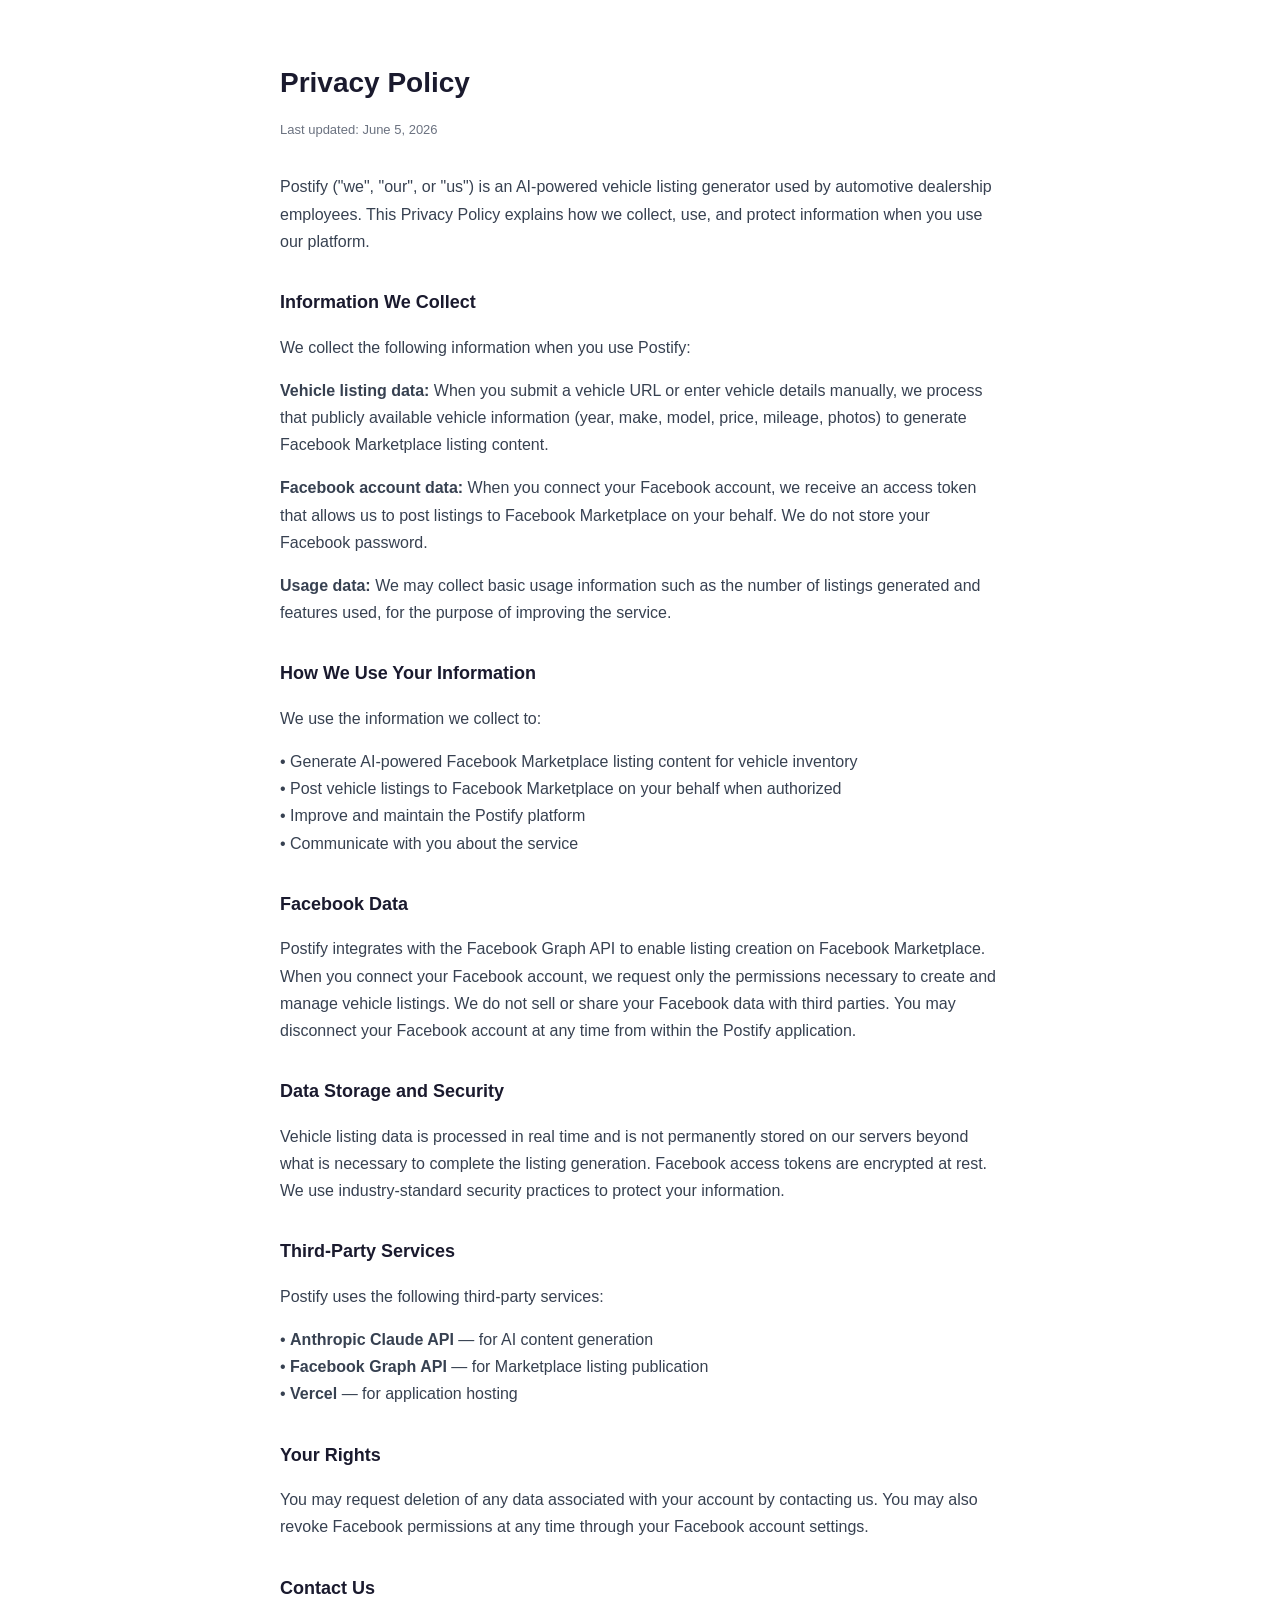
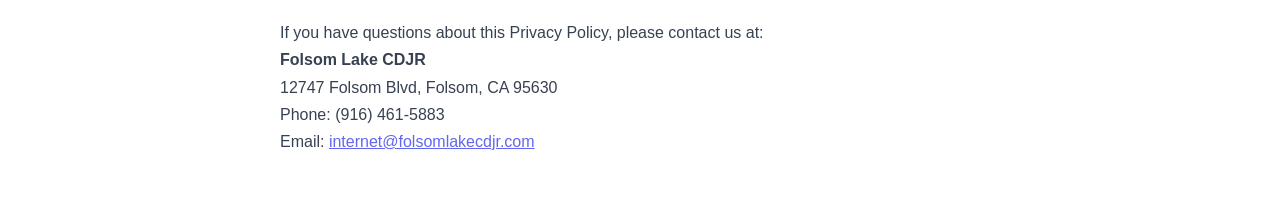
<file: privacy.html>
<!DOCTYPE html>
<html lang="en">
<head>
  <meta charset="UTF-8"/>
  <meta name="viewport" content="width=device-width, initial-scale=1.0"/>
  <title>Privacy Policy — Postify</title>
  <style>
    body { font-family: -apple-system, BlinkMacSystemFont, 'Segoe UI', sans-serif; max-width: 720px; margin: 0 auto; padding: 40px 20px; color: #1a1a2e; line-height: 1.7; }
    h1 { font-size: 28px; font-weight: 600; margin-bottom: 8px; }
    h2 { font-size: 18px; font-weight: 600; margin: 32px 0 8px; }
    p { margin-bottom: 16px; color: #374151; }
    .updated { font-size: 13px; color: #6b7280; margin-bottom: 32px; }
    a { color: #6366f1; }
  </style>
</head>
<body>
  <h1>Privacy Policy</h1>
  <p class="updated">Last updated: June 5, 2026</p>

  <p>Postify ("we", "our", or "us") is an AI-powered vehicle listing generator used by automotive dealership employees. This Privacy Policy explains how we collect, use, and protect information when you use our platform.</p>

  <h2>Information We Collect</h2>
  <p>We collect the following information when you use Postify:</p>
  <p><strong>Vehicle listing data:</strong> When you submit a vehicle URL or enter vehicle details manually, we process that publicly available vehicle information (year, make, model, price, mileage, photos) to generate Facebook Marketplace listing content.</p>
  <p><strong>Facebook account data:</strong> When you connect your Facebook account, we receive an access token that allows us to post listings to Facebook Marketplace on your behalf. We do not store your Facebook password.</p>
  <p><strong>Usage data:</strong> We may collect basic usage information such as the number of listings generated and features used, for the purpose of improving the service.</p>

  <h2>How We Use Your Information</h2>
  <p>We use the information we collect to:</p>
  <p>• Generate AI-powered Facebook Marketplace listing content for vehicle inventory<br>
  • Post vehicle listings to Facebook Marketplace on your behalf when authorized<br>
  • Improve and maintain the Postify platform<br>
  • Communicate with you about the service</p>

  <h2>Facebook Data</h2>
  <p>Postify integrates with the Facebook Graph API to enable listing creation on Facebook Marketplace. When you connect your Facebook account, we request only the permissions necessary to create and manage vehicle listings. We do not sell or share your Facebook data with third parties. You may disconnect your Facebook account at any time from within the Postify application.</p>

  <h2>Data Storage and Security</h2>
  <p>Vehicle listing data is processed in real time and is not permanently stored on our servers beyond what is necessary to complete the listing generation. Facebook access tokens are encrypted at rest. We use industry-standard security practices to protect your information.</p>

  <h2>Third-Party Services</h2>
  <p>Postify uses the following third-party services:</p>
  <p>• <strong>Anthropic Claude API</strong> — for AI content generation<br>
  • <strong>Facebook Graph API</strong> — for Marketplace listing publication<br>
  • <strong>Vercel</strong> — for application hosting</p>

  <h2>Your Rights</h2>
  <p>You may request deletion of any data associated with your account by contacting us. You may also revoke Facebook permissions at any time through your Facebook account settings.</p>

  <h2>Contact Us</h2>
  <p>If you have questions about this Privacy Policy, please contact us at:<br>
  <strong>Folsom Lake CDJR</strong><br>
  12747 Folsom Blvd, Folsom, CA 95630<br>
  Phone: (916) 461-5883<br>
  Email: <a href="mailto:internet@folsomlakecdjr.com">internet@folsomlakecdjr.com</a></p>
</body>
</html>
</file>
